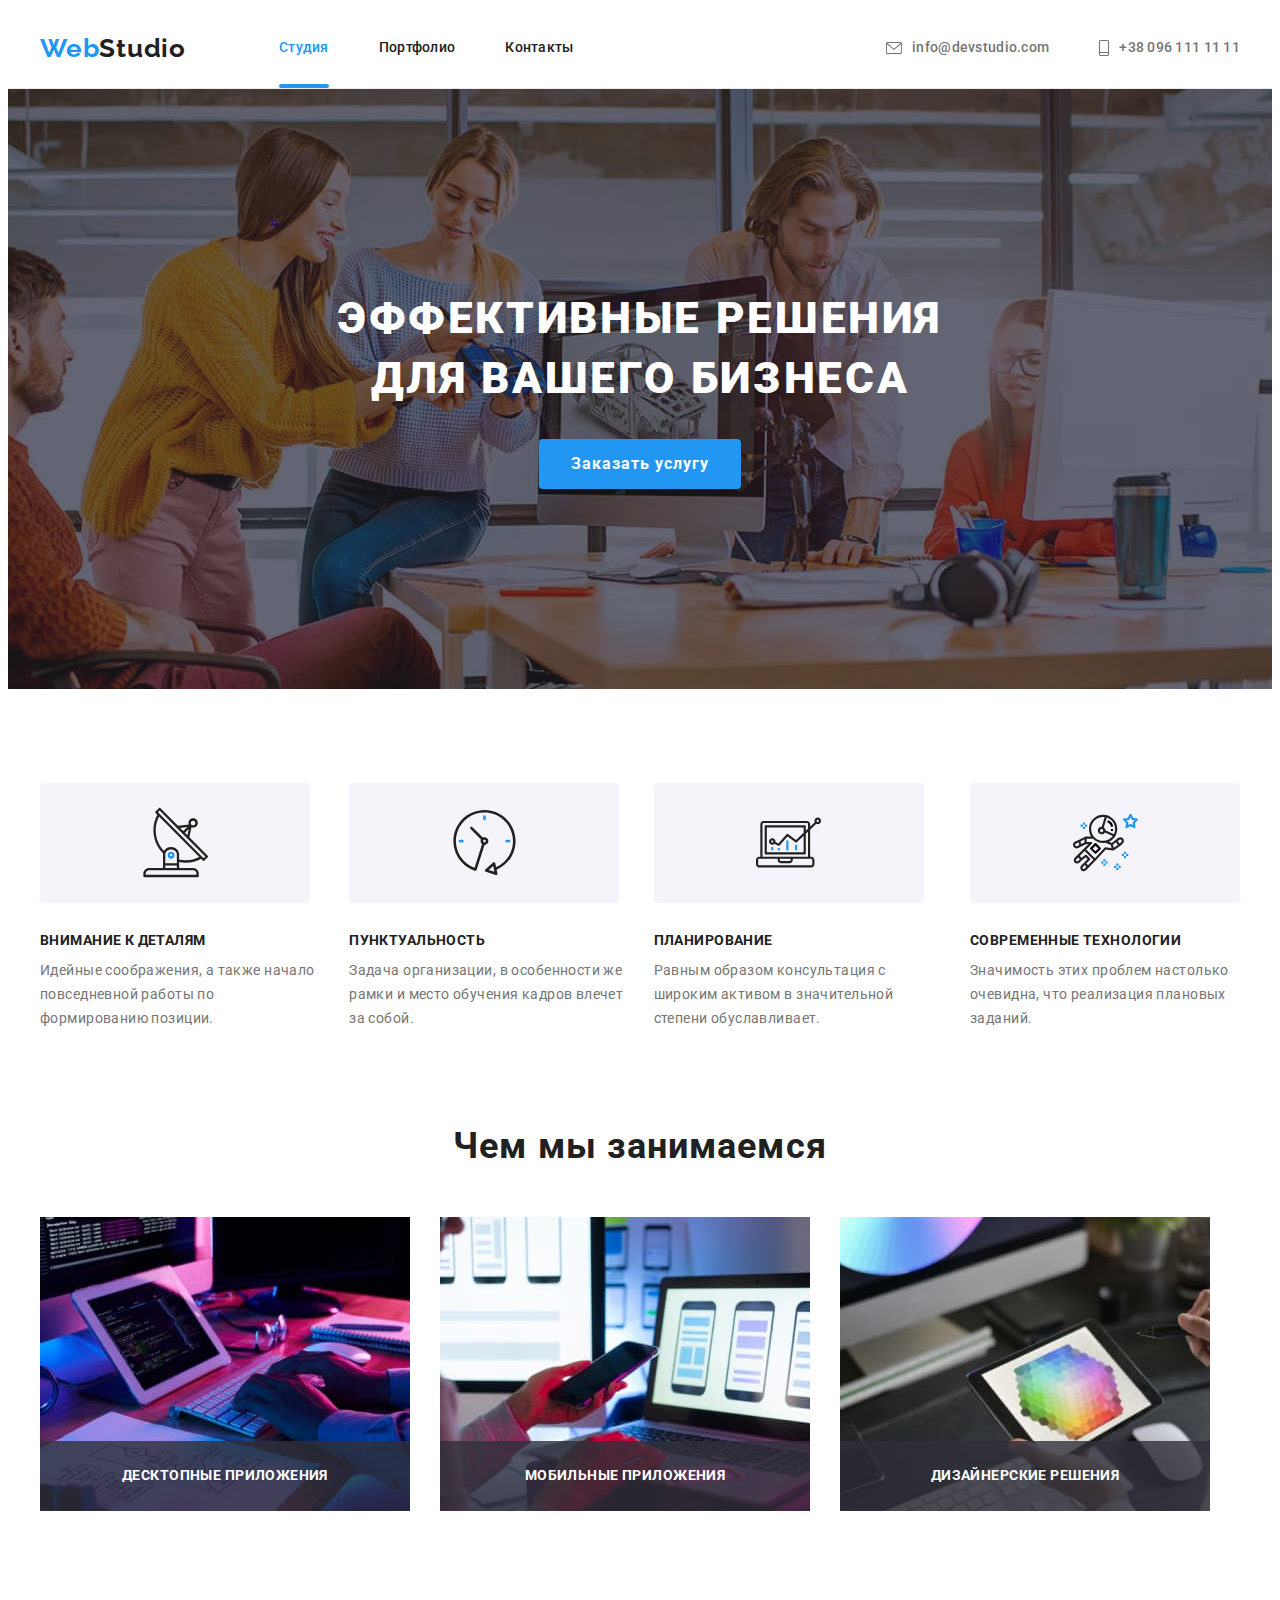
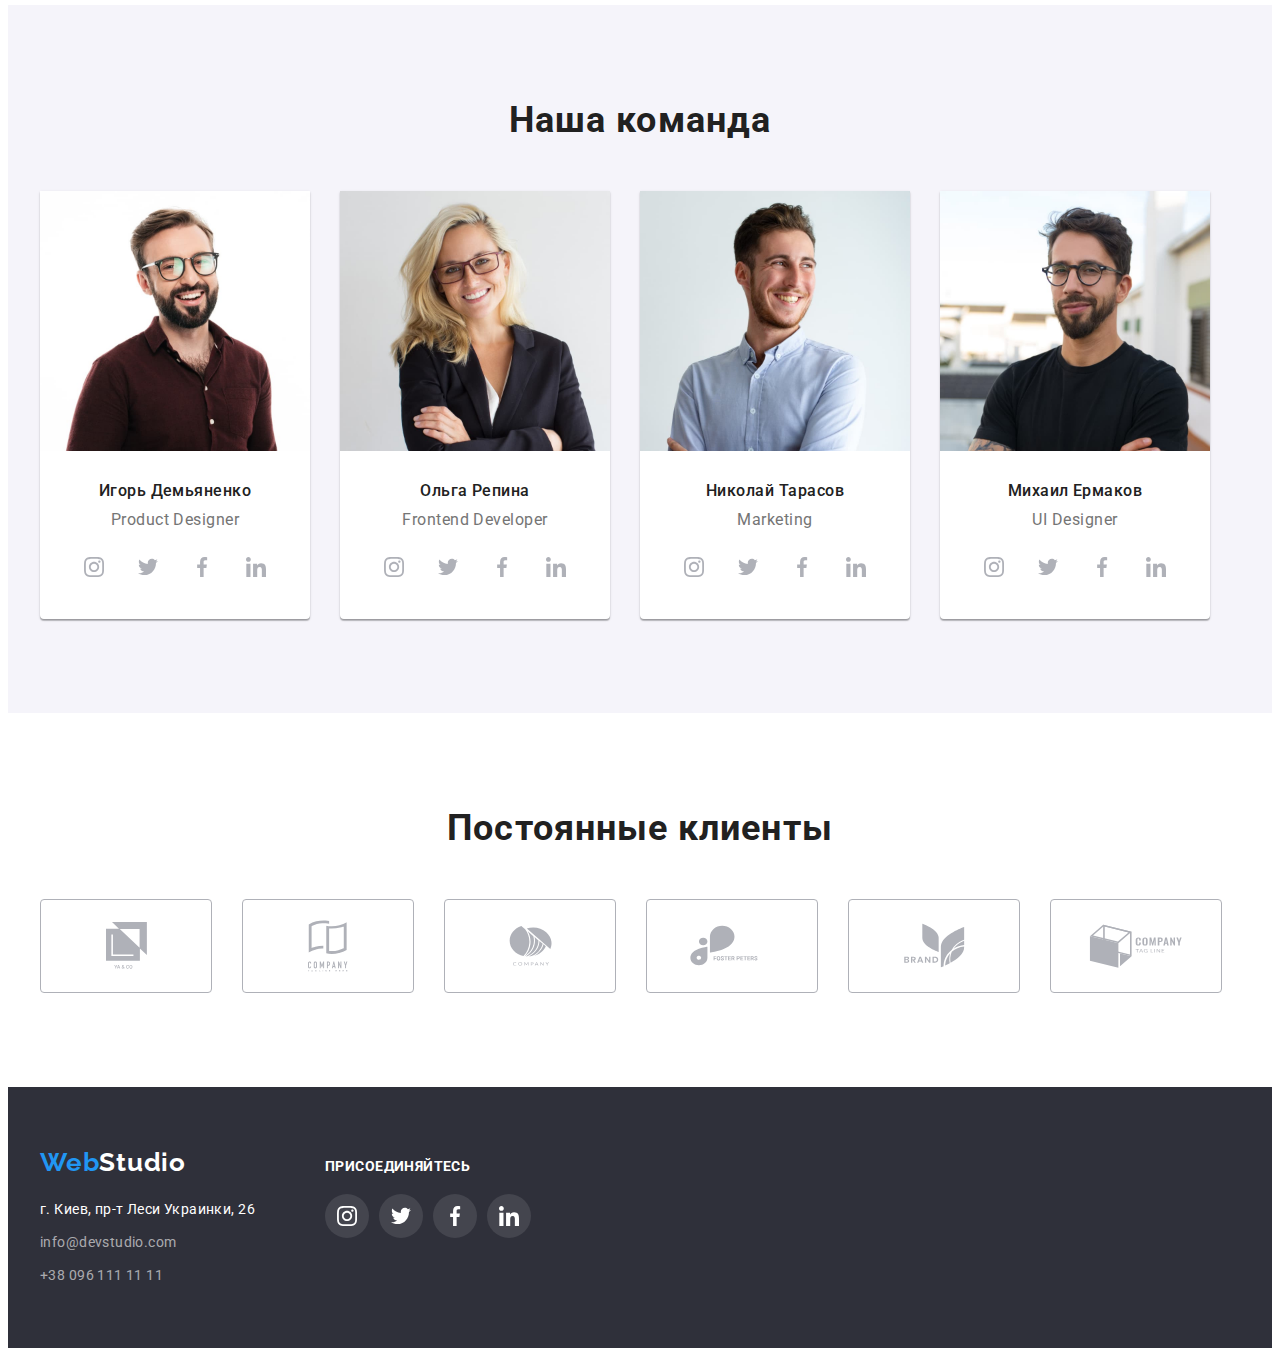
<file: index.html>
<!DOCTYPE html>
<html lang="ru">
  <head>
    <meta charset="UTF-8" />
    <meta http-equiv="X-UA-Compatible" content="IE=edge" />
    <meta name="viewport" content="width=device-width, initial-scale=1.0" />
    
    <link rel="preconnect" href="https://fonts.googleapis.com" />
    <link rel="preconnect" href="https://fonts.gstatic.com" crossorigin />
    <link
      href="https://fonts.googleapis.com/css2?family=Raleway:wght@700&family=Roboto:wght@400;500;700;900&display=swap"
      rel="stylesheet"
    />
    <title>Document</title>
    <link
      rel="stylesheet"
      href="https://cdnjs.cloudflare.com/ajax/libs/modern-normalize/1.1.0/modern-normalize.min.css"
      integrity="sha512-wpPYUAdjBVSE4KJnH1VR1HeZfpl1ub8YT/NKx4PuQ5NmX2tKuGu6U/JRp5y+Y8XG2tV+wKQpNHVUX03MfMFn9Q=="
      crossorigin="anonymous"
      referrerpolicy="no-referrer"
    />
    <link rel="stylesheet" href="./css/styles.css" />
  </head>
  <body>
    <header class="header">
      <div class="container">
        <a class="logo" href="index.html">
          Web<span class="logo-accent">Studio</span></a>
        <nav>
          <ul class="navigation list">
            <li class="item">
              <a class="navigation-content link active current" href="">Студия</a>
            </li>
            <li class="item">
              <a class="navigation-content link" href="./portfolio.html">
                Портфолио
              </a>
            </li>
            <li class="item">
              <a class="navigation-content link" href="">Контакты</a>
            </li>
          </ul>
        </nav>
        <div class="header-connect">
          <ul class="navigation">
            <li class="list link item">
              <a class="header-info link" href="mailto:info@devstudio.com">
                <svg class="icon-mail" width="16px" height="12px"><use href="./images/icons.svg#icon-envelope-hover"></use></svg>
                info@devstudio.com
              </a>
            </li>
            <li class="list item">
              <a class="header-info link" href="tel:+380961111111">
                <svg class="icon-mail" width="10px" height="16px"><use href="./images/icons.svg#icon-Vector" ></use></svg>
                +38 096 111 11 11
              </a>
            </li>
          </ul>
        </div>
      </div>
    </header>
    <main>
      <section class="hero">
        <div class="container">
          <h1 class="hero-title">Эффективные решения для вашего бизнеса</h1>
          <button class="button-hero" type="button" data-modal-open>Заказать услугу</button>
        </div>
      </section>
      <section class="section future">
        <div class="container">
          <h2 class="visually-hidden">Скрытый заголовок</h2>
          <ul class="future-list list">
            <li class="advantage-block">
              <div class="futures-icon">
              <svg class="icon-future"><use href="./images/icons.svg#icon-future1"></use></svg>
              </div>
              <h3 class="advantage">Внимание к деталям</h3>
              <p class="advantage-text">
                Идейные соображения, а также начало повседневной работы по
                формированию позиции.
              </p>
            </li>
            <li class="advantage-block">
               <div class="futures-icon">
              <svg class="icon-future"><use href="./images/icons.svg#icon-future2"></use></svg>
              </div>
              <h3 class="advantage">Пунктуальность</h3>
              <p class="advantage-text">
                Задача организации, в особенности же рамки и место обучения
                кадров влечет за собой.
              </p>
            </li>
            <li class="advantage-block">
               <div class="futures-icon">
              <svg class="icon-future"><use href="./images/icons.svg#icon-future3"></use></svg>
              </div>
              <h3 class="advantage">Планирование</h3>
              <p class="advantage-text">
                Равным образом консультация с широким активом в значительной
                степени обуславливает.
              </p>
            </li>
            <li class="advantage-block">
               <div class="futures-icon">
              <svg class="icon-future"><use href="./images/icons.svg#icon-future4"></use></svg>
              </div>
              <h3 class="advantage">Современные технологии</h3>
              <p class="advantage-text">
                Значимость этих проблем настолько очевидна, что реализация
                плановых заданий.
              </p>
            </li>
          </ul>
        </div>
      </section>
      <section class="section">
        <div class="container">
          <h2 class="about-and-team">Чем мы занимаемся</h2>
          <ul class="about-us list">
            <li class="about-we-work">
                <img
                  class="about-img"
                  src="./images/img1.jpg"
                  alt="Фото1"
                  width="370"
                  height="294"
                />
                  <p class="skill-text">Десктопные приложения</p>
            </li>
            <li class="about-we-work">
                <img
                  class="about-img"
                  src="./images/img2.jpg"
                  alt="Фото2"
                  width="370"
                  height="294"
                />
                  <p class="skill-text">Мобильные приложения</p>
            </li>
            <li class="about-we-work">
                <img
                  class="about-img"
                  src="./images/img3.jpg"
                  alt="Фото3"
                  width="370"
                  height="294"
                />
                  <p class="skill-text">Дизайнерские решения</p>
            </li>
          </ul>
        </div>
      </section>
      <section class="section team">
        <div class="container ">
          <h2 class="about-and-team">Наша команда</h2>
          <ul class="team-developer list">
            <li class="team-bkcolor">
              <img
                class="time-img"
                src="./images/img4.jpg"
                alt="Игорь Демьяненко"
                width="270"
                height="260"
              />
              <div class="team-people">
              <h3 class="time-people">Игорь Демьяненко</h3>
              <p class="time-vacancy" lang="en">Product Designer</p>
              <ul class="masters-soc-list list">
                <li class="masters-soc-item">
                  <a href="" class="masters-soc-link link" aria-label="instagram link">
                    <svg class="masters-soc-icon" width="20px" height="20px"><use href="./images/icons.svg#icon-instagram"></use></svg>
                  </a>
                </li>
                <li class="masters-soc-item">
                  <a href="" class="masters-soc-link link" aria-label="twittwe link">
                   <svg class="masters-soc-icon" width="20px" height="20px"><use href="./images/icons.svg#icon-twitter"></use></svg>
                   </a>
                </li>
                <li class="masters-soc-item">
                  <a href="" class="masters-soc-link link" aria-label="facebook link">
                   <svg class="masters-soc-icon" width="20px" height="20px"><use href="./images/icons.svg#icon-facebook"></use></svg>
                   </a>
                </li>
                <li class="masters-soc-item">
                  <a href="" class="masters-soc-link link" aria-label="twitter link">
                   <svg class="masters-soc-icon" width="20px" height="20px"><use href="./images/icons.svg#icon-linkedin"></use></svg>
                   </a>
                </li>
              </ul>
              </div>
            </li>
            <li class="team-bkcolor">
              <img
                class="time-img"
                src="./images/img5.jpg"
                alt="Ольга Репина"
                width="270"
                height="260"
              />
              <div class="team-people">
              <h3 class="time-people">Ольга Репина</h3>
              <p class="time-vacancy" lang="en">Frontend Developer</p>
              <ul class="masters-soc-list list">
                <li class="masters-soc-item">
                   <a href="" class="masters-soc-link link" aria-label="instagram link">
                  <svg class="masters-soc-icon" width="20px" height="20px"><use href="./images/icons.svg#icon-instagram"></use></svg>
                  </a>
                </li>
                <li class="masters-soc-item">
                  <a href="" class="masters-soc-link link" aria-label="twittwe link">
                   <svg class="masters-soc-icon" width="20px" height="20px"><use href="./images/icons.svg#icon-twitter"></use></svg>
                   </a>
                </li>
                <li class="masters-soc-item">
                  <a href="" class="masters-soc-link link" aria-label="facebook link">
                   <svg class="masters-soc-icon" width="20px" height="20px"><use href="./images/icons.svg#icon-facebook"></use></svg>
                   </a>
                </li>
                <li class="masters-soc-item">
                  <a href="" class="masters-soc-link link" aria-label="linkedin link">
                   <svg class="masters-soc-icon" width="20px" height="20px"><use href="./images/icons.svg#icon-linkedin"></use></svg>
                   </a>
                </li>
              </ul>
              </div>
            </li>
            <li class="team-bkcolor">
              <img
                class="time-img"
                src="./images/img6.jpg"
                alt="Николай Тарасов"
                width="270"
                height="260"
              />
              <div class="team-people">
              <h3 class="time-people">Николай Тарасов</h3>
              <p class="time-vacancy" lang="en">Marketing</p>
              <ul class="masters-soc-list list">
                <li class="masters-soc-item">
                  <a href="" class="masters-soc-link link" aria-label="instagram link">
                  <svg class="masters-soc-icon" width="20px" height="20px"><use href="./images/icons.svg#icon-instagram"></use></svg>
                  </a>
                </li>
                <li class="masters-soc-item">
                  <a href="" class="masters-soc-link link" aria-label="twittwe link">
                   <svg class="masters-soc-icon" width="20px" height="20px"><use href="./images/icons.svg#icon-twitter"></use></svg>
                   </a>
                </li>
                <li class="masters-soc-item">
                  <a href="" class="masters-soc-link link" aria-label="facebook link">
                   <svg class="masters-soc-icon" width="20px" height="20px"><use href="./images/icons.svg#icon-facebook"></use></svg>
                   </a>
                </li>
                <li class="masters-soc-item">
                  <a href="" class="masters-soc-link link" aria-label="twitter link">
                   <svg class="masters-soc-icon" width="20px" height="20px"><use href="./images/icons.svg#icon-linkedin"></use></svg>
                   </a>
                </li>
              </ul>
              </div>
            </li>
            <li class="team-bkcolor">
              <img
                class="time-img"
                src="./images/img7.jpg"
                alt="Михаил Ермаков"
                width="270"
                height="260"
              />
              <div class="team-people">
              <h3 class="time-people">Михаил Ермаков</h3>
              <p class="time-vacancy" lang="en">UI Designer</p>
              <ul class="masters-soc-list list">
                <li class="masters-soc-item">
                 <a href="" class="masters-soc-link link" aria-label="instagram link">
                  <svg class="masters-soc-icon" width="20px" height="20px"><use href="./images/icons.svg#icon-instagram"></use></svg>
                  </a>
                </li>
                <li class="masters-soc-item">
                  <a href="" class="masters-soc-link link" aria-label="twittwe link">
                   <svg class="masters-soc-icon" width="20px" height="20px"><use href="./images/icons.svg#icon-twitter"></use></svg>
                   </a>
                </li>
                <li class="masters-soc-item">
                  <a href="" class="masters-soc-link link" aria-label="facebook link">
                   <svg class="masters-soc-icon" width="20px" height="20px"><use href="./images/icons.svg#icon-facebook"></use></svg>
                   </a>
                </li>
                <li class="masters-soc-item">
                  <a href="" class="masters-soc-link link" aria-label="twitter link">
                   <svg class="masters-soc-icon" width="20px" height="20px"><use href="./images/icons.svg#icon-linkedin"></use></svg>
                   </a>
                </li>
              </ul>
              </div>
            </li>
          </ul>
        </div>
      </section>
       <section class="section our-clients">
        <div class="container ">
          <h2 class="about-and-team">Постоянные клиенты</h2>
          <ul class="clients-list list">
          <li class="our-container list">
          <a href="" class="our-clients-image link">
            <svg class="our-clients-icon" width="41px" height="47px"><use href="./images/icons.svg#icon-clients1"></use></svg></a>
          </li>
          <li class="our-container list">
          <a href="" class="our-clients-image link"><svg class="our-clients-icon" width="40px" height="52px"><use href="./images/icons.svg#icon-clients2"></use></svg></a>
          </li>
          <li class="our-container list">
          <a href="" class="our-clients-image link"><svg class="our-clients-icon" width="43px" height="41px"><use href="./images/icons.svg#icon-clients3"></use></svg></a>
          </li>
          <li class="our-container list">
          <a href="" class="our-clients-image link"><svg class="our-clients-icon" width="84px" height="41px"><use href="./images/icons.svg#icon-clients4"></use></svg></a>
          </li>
          <li class="our-container list">
          <a href="" class="our-clients-image link"><svg class="our-clients-icon" width="63px" height="45px"><use href="./images/icons.svg#icon-clients5"></use></svg></a>
          </li>
          <li class="our-container list">
          <a href="" class="our-clients-image link"><svg class="our-clients-icon" width="94px" height="44px"><use href="./images/icons.svg#icon-clients6"></use></svg></a>
          </li>
          </ul>
        </div>
      </section>
    </main>
    <footer class="footer-style">
      <div class="container add-container">
        <div>
        <a class="logo" href="index.html">
          Web<span class="footer-logo-accent">Studio</span>
        </a>
        <address class="address">
          <p class="footer-addres">г. Киев, пр-т Леси Украинки, 26</p>
          <ul class="list link">
            <li class="footer-info-box">
              <a class="footer-info link" href="mailto:info@devstudio.com">
                info@devstudio.com
              </a>
            </li>
            <li class="footer-info-box">
              <a class="footer-info link" href="tel:+380961111111">
                +38 096 111 11 11
              </a>
            </li>
          </ul>
        </address>
        </div>
        <div class="footer-div">
          <p class="footer-soc">присоединяйтесь</p>
          <ul class="list soc-list">
            <li class="footer-icon">
              <a class="footer-link" href="">
                <svg class="footer-icons" width="20px" height="20px"><use href="./images/icons.svg#icon-instagram"></use></svg>
              </a>
            </li>
            <li class="footer-icon">
              <a class="footer-link" href="">
                <svg class="footer-icons" width="20px" height="20px"><use href="./images/icons.svg#icon-twitter"></use></svg>
              </a>
            </li>
            <li class="footer-icon">
              <a class="footer-link" href="">
                <svg class="footer-icons" width="20px" height="20px"><use href="./images/icons.svg#icon-facebook"></use></svg>
              </a>
            </li>
            <li class="footer-icon">
              <a class="footer-link" href="">
                <svg class="footer-icons" width="20px" height="20px"><use href="./images/icons.svg#icon-linkedin"></use></svg>
              </a>
            </li>
          </ul>
        </div>
      </div>
    </footer>
    <div class="backdrop is-hidden" data-modal>
      <div class="modal ">
        <button class="close-button" type="button" data-modal-close>
          <svg class="icon-x" width="11px" height="11px"><use href="./images/icons.svg#icon-x"></use></svg>
        </button>
      </div>
    </div>
    <script src="./js/modal.js"></script>
  </body>
</html>
</file>
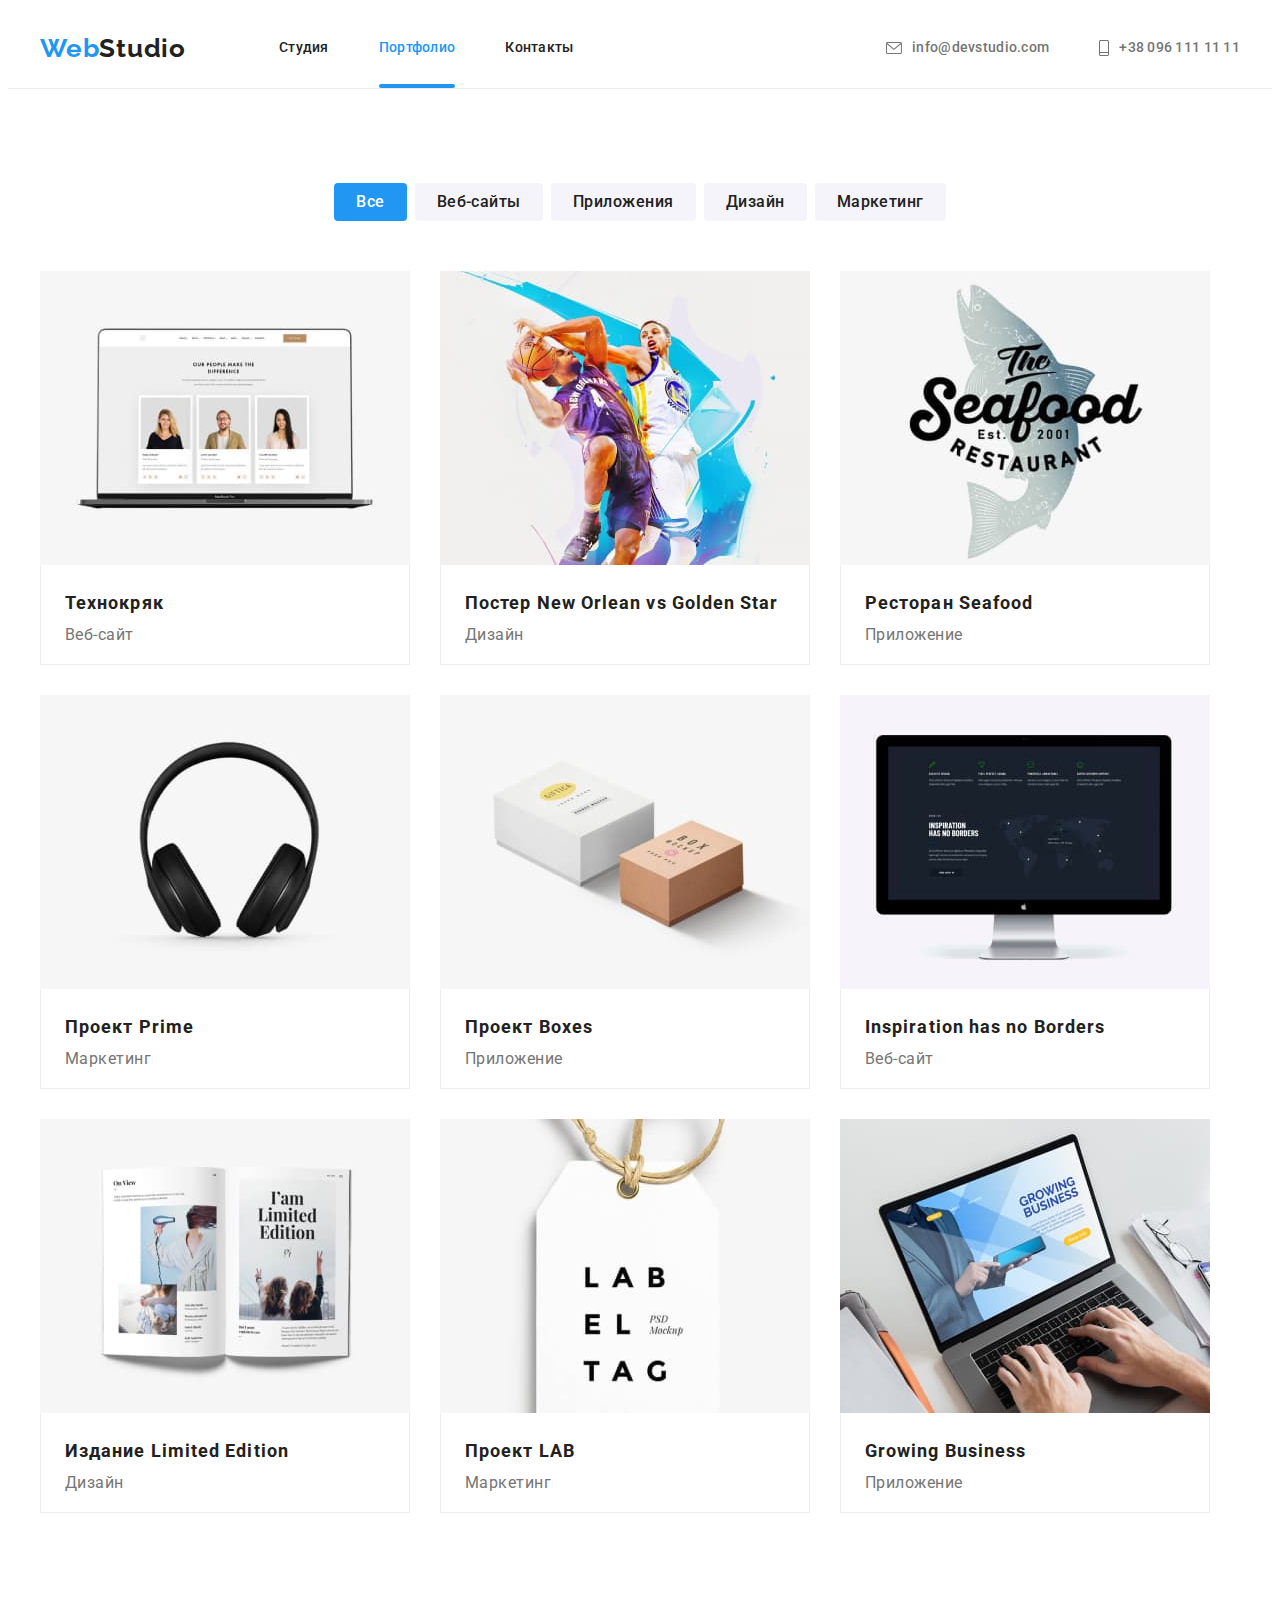
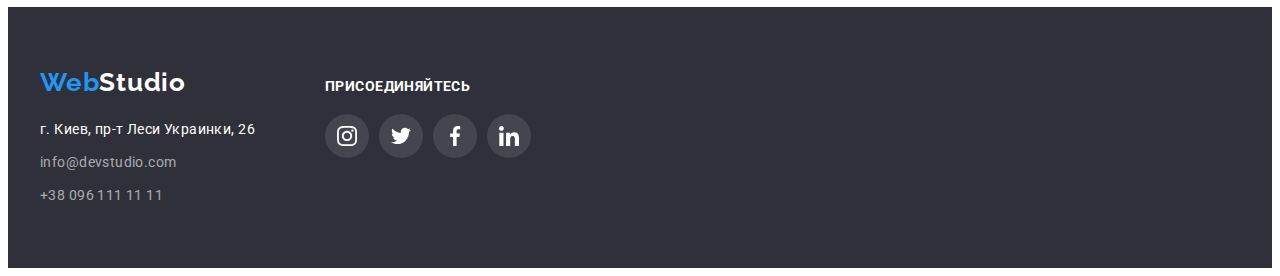
<file: portfolio.html>
<!DOCTYPE html>
<html lang="ru">
  <head>
    <meta charset="UTF-8" />
    <meta http-equiv="X-UA-Compatible" content="IE=edge" />
    <meta name="viewport" content="width=device-width, initial-scale=1.0" />
    
    <link rel="preconnect" href="https://fonts.googleapis.com" />
    <link rel="preconnect" href="https://fonts.gstatic.com" crossorigin />
    <link
      href="https://fonts.googleapis.com/css2?family=Raleway:wght@700&family=Roboto:wght@400;500;700;900&display=swap"
      rel="stylesheet"
    />
    <title>Document</title>
    <link
      rel="stylesheet"
      href="https://cdnjs.cloudflare.com/ajax/libs/modern-normalize/1.1.0/modern-normalize.min.css"
      integrity="sha512-wpPYUAdjBVSE4KJnH1VR1HeZfpl1ub8YT/NKx4PuQ5NmX2tKuGu6U/JRp5y+Y8XG2tV+wKQpNHVUX03MfMFn9Q=="
      crossorigin="anonymous"
      referrerpolicy="no-referrer"
    />
    <link rel="stylesheet" href="./css/styles.css" />
  </head>
  <body>
    <header class="header">
      <div class="container">
        <a class="logo" href="index.html">
          Web<span class="logo-accent">Studio</span></a>
        <nav>
          <ul class="navigation list">
            <li class="item">
              <a class="navigation-content link" href="./index.html">Студия</a>
            </li>
            <li class="item">
              <a class="navigation-content link current" href="">
                Портфолио
              </a>
            </li>
            <li class="item">
              <a class="navigation-content link" href="">Контакты</a>
            </li>
          </ul>
        </nav>
        <div class="header-connect">
          <ul class="navigation">
            <li class="list link item">
              <a class="header-info link" href="mailto:info@devstudio.com">
                <svg class="icon-mail" width="16px" height="12px"><use href="./images/icons.svg#icon-envelope-hover"></use></svg>
                info@devstudio.com
              </a>
            </li>
            <li class="list item">
              <a class="header-info link" href="tel:+380961111111">
                <svg class="icon-mail" width="10px" height="16px"><use href="./images/icons.svg#icon-Vector" ></use></svg>
                +38 096 111 11 11
              </a>
            </li>
          </ul>
        </div>
      </div>
    </header>
    <main>
      <section class="section-navigation">
        <div class="container">
          <h1 class="visually-hidden">Скрытый заголовок</h1>
          <ul class="navigation-list list">
            <li class="navigation-list-button">
              <button class="button-nav-hero" type="button">Все</button>
            </li>
            <li class="navigation-list-button">
              <button class="button-nav" type="button">Веб-сайты</button>
            </li>
            <li class="navigation-list-button">
              <button class="button-nav" type="button">Приложения</button>
            </li>
            <li class="navigation-list-button">
              <button class="button-nav" type="button">Дизайн</button>
            </li>
            <li class="navigation-list-button">
              <button class="button-nav" type="button">Маркетинг</button>
            </li>
          </ul>
          <ul class="about-portfolio list">
            <li class="portfolio">
              <a class="app-img link" href="">
                <div class="portfolio-card">
              <img src="./images/img8.jpg" alt="foto1" />
              <p class="portfolio-text">Ресурс предлагает комплексные предложения с разным уровнем функционала и сервисов. Все это позволит посетителю получить исчерпывающие сведения о компании или частном лице.</p>
                </div>
              <div class="card">
                <h2 class="portfolio-content">Технокряк</h2>
                <p class="portfolio-content-pre">Веб-сайт</p>
              </div>
              </a>
            </li>
            <li class="portfolio">
              <a class="app-img link" href="">
                <div class="portfolio-card">
              <img src="./images/img9.jpg" alt="foto2" />
              <p class="portfolio-text">Ресурс предлагает комплексные предложения с разным уровнем функционала и сервисов. Все это позволит посетителю получить исчерпывающие сведения о компании или частном лице.</p>
                </div>
              <div class="card">
                <h2 class="portfolio-content">
                  Постер
                  <span lang="en">New Orlean vs Golden Star</span>
                </h2>
                <p class="portfolio-content-pre">Дизайн</p>
              </div>
              </a>
            </li>
            <li class="portfolio">
              <a class="app-img link" href="">
                <div class="portfolio-card">
              <img src="./images/img10.jpg" alt="foto3" />
              <p class="portfolio-text">Ресурс предлагает комплексные предложения с разным уровнем функционала и сервисов. Все это позволит посетителю получить исчерпывающие сведения о компании или частном лице.</p>
                </div>
              <div class="card">
                <h2 class="portfolio-content">
                  Ресторан
                  <span lang="en">Seafood</span>
                </h2>
                <p class="portfolio-content-pre">Приложение</p>
              </div>
              </a>
            </li>
            <li class="portfolio">
              <a class="app-img link" href="">
                <div class="portfolio-card">
              <img src="./images/img11.jpg" alt="foto4" />
              <p class="portfolio-text">Ресурс предлагает комплексные предложения с разным уровнем функционала и сервисов. Все это позволит посетителю получить исчерпывающие сведения о компании или частном лице.</p>
                </div>
              <div class="card">
                <h2 class="portfolio-content">
                  Проект
                  <span lang="en">Prime</span>
                </h2>
                <p class="portfolio-content-pre">Маркетинг</p>
              </div>
              </a>
            </li>
            <li class="portfolio">
              <a class="app-img link" href="">
                <div class="portfolio-card">
              <img src="./images/img12.jpg" alt="foto5" />
              <p class="portfolio-text">Ресурс предлагает комплексные предложения с разным уровнем функционала и сервисов. Все это позволит посетителю получить исчерпывающие сведения о компании или частном лице.</p>
                </div>
              <div class="card">
                <h2 class="portfolio-content">
                  Проект
                  <span lang="en">Boxes</span>
                </h2>
                <p class="portfolio-content-pre">Приложение</p>
              </div>
              </a>
            </li>
            <li class="portfolio">
              <a class="app-img link" href="">
                <div class="portfolio-card">
              <img src="./images/img13.jpg" alt="foto6" />
              <p class="portfolio-text">Ресурс предлагает комплексные предложения с разным уровнем функционала и сервисов. Все это позволит посетителю получить исчерпывающие сведения о компании или частном лице.</p>
                </div>
              <div class="card">
                <h2 class="portfolio-content">
                  <span lang="en">Inspiration has no Borders</span>
                </h2>
                <p class="portfolio-content-pre">Веб-сайт</p>
              </div>
              </a>
            </li>
            <li class="portfolio">
              <a class="app-img link" href="">
                <div class="portfolio-card">
              <img src="./images/img14.jpg" alt="foto7" />
              <p class="portfolio-text">Ресурс предлагает комплексные предложения с разным уровнем функционала и сервисов. Все это позволит посетителю получить исчерпывающие сведения о компании или частном лице.</p>
                </div>
              <div class="card">
                <h2 class="portfolio-content">
                  Издание
                  <span lang="en">Limited Edition</span>
                </h2>
                <p class="portfolio-content-pre">Дизайн</p>
              </div>
              </a>
            </li>
            <li class="portfolio">
              <a class="app-img link" href="">
                <div class="portfolio-card">
              <img src="./images/img15.jpg" alt="foto8" />
              <p class="portfolio-text">Ресурс предлагает комплексные предложения с разным уровнем функционала и сервисов. Все это позволит посетителю получить исчерпывающие сведения о компании или частном лице.</p>
                </div>
              <div class="card">
                <h2 class="portfolio-content">
                  Проект
                  <span lang="en">LAB</span>
                </h2>
                <p class="portfolio-content-pre">Маркетинг</p>
              </div>
              </a>
            </li>
            <li class="portfolio">
              <a class="app-img link" href="">
                <div class="portfolio-card">
              <img src="./images/img16.jpg" alt="foto9" />
              <p class="portfolio-text">Ресурс предлагает комплексные предложения с разным уровнем функционала и сервисов. Все это позволит посетителю получить исчерпывающие сведения о компании или частном лице.</p>
                </div>
              <div class="card">
                <h2 class="portfolio-content">
                  <span lang="en">Growing Business</span>
                </h2>
                <p class="portfolio-content-pre">Приложение</p>
              </div>
              </a>
            </li>
          </ul>
        </div>
      </section>
    </main>
     <footer class="footer-style">
      <div class="container add-container">
        <div>
        <a class="logo" href="index.html">
          Web<span class="footer-logo-accent">Studio</span>
        </a>
        <address class="address">
          <p class="footer-addres">г. Киев, пр-т Леси Украинки, 26</p>
          <ul class="list link">
            <li class="footer-info-box">
              <a class="footer-info link" href="mailto:info@devstudio.com">
                info@devstudio.com
              </a>
            </li>
            <li class="footer-info-box">
              <a class="footer-info link" href="tel:+380961111111">
                +38 096 111 11 11
              </a>
            </li>
          </ul>
        </address>
        </div>
        <div class="footer-div">
          <p class="footer-soc">присоединяйтесь</p>
          <ul class="list soc-list">
            <li class="footer-icon">
              <a class="footer-link" href="">
                <svg class="footer-icons" width="20px" height="20px"><use href="./images/icons.svg#icon-instagram"></use></svg>
              </a>
            </li>
            <li class="footer-icon">
              <a class="footer-link" href="">
                <svg class="footer-icons" width="20px" height="20px"><use href="./images/icons.svg#icon-twitter"></use></svg>
              </a>
            </li>
            <li class="footer-icon">
              <a class="footer-link" href="">
                <svg class="footer-icons" width="20px" height="20px"><use href="./images/icons.svg#icon-facebook"></use></svg>
              </a>
            </li>
            <li class="footer-icon">
              <a class="footer-link" href="">
                <svg class="footer-icons" width="20px" height="20px"><use href="./images/icons.svg#icon-linkedin"></use></svg>
              </a>
            </li>
          </ul>
        </div>
      </div>
    </footer>
  </body>
</html>
</file>
<file: css/styles.css>
/*--- LOGO ---*/

:root {
  --hover-text-color: #2196f3;
  --text-hero-black: #212121;
  --text-gray: #757575;
  --background-color: #2f303a;
  --white-color: #ffffff;
}

p,
h1,
h2,
h3,
h4,
h5,
h6 {
  margin: 0;
}

Img {
  display: block;
}

body {
  font-family: 'Roboto', sans-serif;
  color: var(--text-hero-black);
}
.list {
  padding: 0;
  margin: 0;
  list-style: none;
}
.link {
  text-decoration: none;
}
.logo {
  text-decoration: none;
}

.container {
  width: 1200px;
  padding-left: 15px;
  padding-right: 15px;
  margin: 0 auto;
}
/*--- HEADER---*/

.header .logo {
  margin-right: 93px;
}

.header {
  border-bottom: 1px solid #ececec;
}

.logo {
  font-family: 'Raleway';

  font-weight: 700;
  font-size: 26px;
  line-height: 1.19;
  /* identical to box height */
  letter-spacing: 0.03em;
  color: var(--hover-text-color);
}
.logo-accent {
  color: var(--text-hero-black);
}

.navigation .link.current {
  color: var(--hover-text-color);
}
.current {
  position: relative;
}

.current::after {
  content: '';
  display: block;
  width: 100%;
  height: 4px;
  background-color: var(--hover-text-color);
  position: absolute;
  left: 0;
  bottom: -1px;
  border-radius: 2px;
}

.navigation {
  font-weight: 500;
  font-size: 14px;
  line-height: 1.14;
  letter-spacing: 0.02em;
  color: var(--text-hero-black);
}

.navigation {
  display: flex;
  margin: 0;
}

.navigation .item {
  padding-top: 32px;
  padding-bottom: 32px;
  margin-right: 50px;
}

.navigation .item:last-child {
  margin-right: 0;
}

.header .container {
  display: flex;
  align-items: center;
  /*justify-content: space-between;*/
}

.header-connect {
  margin-left: auto;
}

.navigation-content {
  font-weight: 500;
  font-size: 14px;
  line-height: 1.14;
  letter-spacing: 0.02em;
  color: inherit;
  position: relative;
  padding-bottom: 32px;
  transition: color 250ms cubic-bezier(0.4, 0, 0.2, 1);
}

.navigation-content:hover,
.navigation-content:focus {
  color: var(--hover-text-color);
}

.header-info {
  display: flex;
  align-items: center;
  font-weight: 500;
  font-size: 14px;
  line-height: 1.14;
  letter-spacing: 0.02em;

  color: var(--text-gray);
  transition: color 250ms cubic-bezier(0.4, 0, 0.2, 1);
}
.header-info:hover,
.header-info:focus {
  color: var(--hover-text-color);
}

.header-info:hover .icon-mail {
  fill: var(--hover-text-color);
  transition: fill 250ms cubic-bezier(0.4, 0, 0.2, 1);
}

.icon-mail {
  margin-right: 10px;
  align-items: center;
  justify-content: center;
  transition: color 250ms cubic-bezier(0.4, 0, 0.2, 1);
}

.icon-mail {
  fill: var(--text-gray);
}

/* --- MAIN ---*/

.hero .container {
  width: 1200px;
}

.hero-title {
  font-weight: 900;
  font-size: 44px;
  line-height: 1.36;
  /* or 136% */

  margin: 0 auto;
  text-align: center;
  letter-spacing: 0.06em;
  text-transform: uppercase;
  max-width: 696px;
  margin-bottom: 30px;

  color: var(--white-color);
}

.hero {
  max-width: 1600px;
  margin-left: auto;
  margin-right: auto;

  background-color: #2f303a;
  background-image: linear-gradient(rgba(47, 48, 58, 0.4), rgba(47, 48, 58, 0.4)),
    url(../images/hero.jpg);
  padding-top: 200px;
  padding-bottom: 200px;
  background-repeat: no-repeat;
  background-position: center;
  background-size: cover;
}

.button-hero {
  padding: 10px 32px;
  display: inline-block;
  font-family: inherit;
  cursor: pointer;
  font-weight: 700;
  font-size: 16px;
  line-height: 1.88;
  border: 0;
  border-radius: 4px;
  box-shadow: 0px 4px 4px rgba(0, 0, 0, 0.15);
  /* identical to box height, or 188% */
  text-align: center;
  display: flex;
  margin: 0 auto;

  letter-spacing: 0.06em;

  color: var(--white-color);
  background-color: var(--hover-text-color);
  transition: background-color 250ms cubic-bezier(0.4, 0, 0.2, 1);
}

.section {
  padding: 94px 0px;
}

.visually-hidden {
  position: absolute;
  white-space: nowrap;
  width: 1px;
  height: 1px;
  overflow: hidden;
  border: 0;
  padding: 0;
  clip: rect(0 0 0 0);
  clip-path: inset(50%);
  margin: -1px;
}
.button-hero:hover,
.button-hero:focus {
  background-color: #188ce8;
}

.future {
  padding-bottom: 0;
}

.future-list {
  display: flex;

  justify-content: space-between;
}

.advantage {
  font-weight: 700;
  font-size: 14px;
  line-height: 1.14;
  letter-spacing: 0.03em;
  text-transform: uppercase;
  color: var(--text-hero-black);
}
.advantage-block:last-child {
  margin-right: 0;
}

.advantage-block {
  margin-right: 30px;
}

.futures-icon {
  display: flex;
  width: 270px;
  height: 120px;
  justify-content: center;
  align-items: center;
  margin-bottom: 30px;
  border-radius: 4px;
  background-color: #f5f4fa;
}

.icon-future {
  width: 65px;
  height: 75px;
}

.advantage-text {
  font-size: 14px;
  line-height: 1.71;
  /* or 171% */

  letter-spacing: 0.03em;
  margin-top: 10px;
  color: var(--text-gray);
}

/*--- ABOUT ---*/

.about-and-team {
  margin-bottom: 50px;
  font-size: 36px;
  line-height: 1.17;
  letter-spacing: 0.03em;
  text-align: center;

  color: var(--text-hero-black);
}

.about-us {
  display: flex;
}

.about-we-work {
  position: relative;
}

.about-we-work:not(:last-child) {
  margin-right: 30px;
}

.about-img {
  width: 370px;
  height: 294px;
  left: 215px;
  top: 1061px;
}

.skill-text {
  width: 100%;
  padding: 27px 0;
  font-style: normal;
  font-weight: 700;
  font-size: 14px;
  line-height: 1.14;
  text-align: center;
  letter-spacing: 0.03em;

  color: var(--white-color);
  text-transform: uppercase;

  background-color: rgba(47, 48, 58, 0.8);
  position: absolute;
  bottom: 0;
  left: 50%;
  transform: translateX(-50%);
}

/*--- TEAM ---*/

.team-developer {
  display: flex;
}

.team {
  background-color: #f5f4fa;
}

.time-img {
  width: 270px;
  height: 260px;
  left: 215px;
  top: 1635px;

  border-radius: 0px;
}

.team-people {
  padding: 30px 32px;
}

.time-people {
  font-weight: 500;
  font-size: 16px;
  line-height: 1.19;
  /* identical to box height */

  text-align: center;
  letter-spacing: 0.03em;
  margin-bottom: 10px;
  color: #212121;
}

.time-vacancy {
  font-weight: 400;
  font-size: 16px;
  line-height: 1.19;
  /* identical to box height */

  text-align: center;
  letter-spacing: 0.03em;
  margin-bottom: 16px;

  color: #757575;
}

.team-bkcolor {
  background-color: #ffffff;

  box-shadow: 0px 1px 3px rgba(0, 0, 0, 0.12), 0px 1px 1px rgba(0, 0, 0, 0.14),
    0px 2px 1px rgba(0, 0, 0, 0.2);
  border-radius: 0px 0px 4px 4px;
}

.team-bkcolor:not(:last-child) {
  margin-right: 30px;
}

.masters-soc-list {
  display: flex;
  justify-content: center;
}

.masters-soc-item + .masters-soc-item {
  margin-left: 10px;
}

.masters-soc-link {
  width: 44px;
  height: 44px;
  border-radius: 50%;
  display: flex;
  align-items: center;
  justify-content: center;
  transition: background-color 250ms cubic-bezier(0.4, 0, 0.2, 1);
}

.masters-soc-icon {
  fill: #afb1b8;
  transition: fill 250ms cubic-bezier(0.4, 0, 0.2, 1);
}

.masters-soc-link:hover,
.masters-soc-link:focus {
  background-color: var(--hover-text-color);
}

.masters-soc-link:hover .masters-soc-icon,
.masters-soc-link:focus .masters-soc-icon {
  fill: var(--white-color);
  /* transition: fill 250ms cubic-bezier(0.4, 0, 0.2, 1); */
}

.clients-list {
  display: flex;
}

.our-container + .our-container {
  margin-left: 30px;
}

.our-clients-icon {
  fill: currentColor;
}

.our-clients-image {
  display: flex;
  justify-content: center;
  align-items: center;
  width: 170px;
  height: 92px;
  color: #afb1b8;
  border: 1px solid #afb1b8;
  border-radius: 4px;
  transition: color 250ms cubic-bezier(0.4, 0, 0.2, 1), border 250ms cubic-bezier(0.4, 0, 0.2, 1);
}

.our-clients-image:hover {
  border: 1px solid #2196f3;
  /* border-radius: 4px; */
  color: var(--hover-text-color);
}

/*--- FOOTER ---*/

.footer-style {
  padding-top: 60px;
  padding-bottom: 60px;
}

.footer-style {
  background-color: #2f303a;
}

.address {
  font-style: normal;
}

.footer-addres {
  font-family: 'Roboto';

  font-size: 14px;
  line-height: 1.71;
  /* or 171% */
  margin-top: 20px;
  letter-spacing: 0.03em;
  margin-bottom: 9px;
  color: #ffffff;
}

.footer-info-box {
  margin-top: 9px;
}

.footer-info {
  font-family: 'Roboto';
  font-style: normal;
  font-weight: 400;
  font-size: 14px;
  line-height: 1.71;
  /* or 171% */

  letter-spacing: 0.03em;

  color: rgba(255, 255, 255, 0.6);
  transition: 250ms cubic-bezier(0.4, 0, 0.2, 1);
}

.footer-info:hover,
.footer-info:focus {
  color: var(--hover-text-color);
}

.footer-logo-accent {
  color: var(--white-color);
}

.add-container {
  display: flex;
  align-items: baseline;
}

.footer-soc {
  margin-bottom: 20px;
  font-weight: 700;
  font-size: 14px;
  line-height: 16px;
  letter-spacing: 0.03em;
  text-transform: uppercase;

  color: var(--white-color);
}

.footer-link {
  width: 44px;
  height: 44px;
  border-radius: 50%;
  display: flex;
  align-items: center;
  justify-content: center;
  color: var(--white-color);
  background-color: rgba(255, 255, 255, 0.1);
}

.footer-icons {
  fill: currentColor;
}

.footer-link:hover {
  background-color: var(--hover-text-color);
  transition: background-color 250ms cubic-bezier(0.4, 0, 0.2, 1);
}

.soc-list {
  display: flex;
}

.footer-div {
  margin-left: 70px;
}

.footer-icon + .footer-icon {
  margin-left: 10px;
}

/*--- PORTFOLIO ---*/

.section-navigation {
  padding: 94px 0;
}

.navigation-list {
  display: flex;

  justify-content: center;
  margin-bottom: 50px;
}

.navigation-list-button:not(:last-child) {
  margin-right: 8px;
}

.button-nav-hero {
  font-family: inherit;
  cursor: pointer;
  font-weight: 500;
  font-style: normal;
  font-size: 16px;
  line-height: 1.62;
  border: 0;
  border-radius: 4px;
  /* identical to box height, or 162% */
  padding: 6px 22px;
  text-align: center;
  letter-spacing: 0.03em;

  color: var(--white-color);
}
.button-nav-hero {
  background-color: var(--hover-text-color);
}

.button-nav {
  font-family: inherit;
  cursor: pointer;
  font-weight: 500;
  font-size: 16px;
  line-height: 1.62;
  border: 0;
  border-radius: 4px;
  /* identical to box height, or 162% */
  padding: 6px 22px;

  text-align: center;
  letter-spacing: 0.03em;

  color: #212121;
  background-color: #f5f4fa;
  transition: color 250ms cubic-bezier(0.4, 0, 0.2, 1),
    background-color 250ms cubic-bezier(0.4, 0, 0.2, 1);
}

.button-nav:hover,
.button-nav:focus {
  color: #ffffff;
  background-color: #2196f3;
}

.app-img {
  display: block;
}

.app-img:hover,
.app-img:focus {
  cursor: pointer;
  box-shadow: 0px 1px 1px rgba(0, 0, 0, 0.12), 0px 4px 4px rgba(0, 0, 0, 0.06),
    1px 4px 6px rgba(0, 0, 0, 0.16);
}

.about-portfolio {
  display: flex;
  flex-wrap: wrap;
}

.portfolio {
  box-sizing: border-box;
}

.portfolio {
  margin-right: 30px;
  margin-bottom: 30px;
}

.portfolio:nth-last-child(-n + 3) {
  margin-bottom: 0;
}

.portfolio:nth-child(3n) {
  margin-right: 0;
}

.portfolio-content {
  font-weight: 700;
  font-size: 18px;
  line-height: 2;
  /* identical to box height, or 200% */

  margin-bottom: 4px;
  letter-spacing: 0.06em;

  color: var(--text-hero-black);
}

.portfolio-content-pre {
  font-weight: 400;
  font-size: 16px;
  line-height: 1.19;
  /* identical to box height, or 188% */

  letter-spacing: 0.03em;

  color: #757575;
}

.card {
  padding: 20px 24px;
  border: 1px solid #eeeeee;
  border-top: 0px;
}

.portfolio-card {
  position: relative;
  overflow: hidden;
}

.app-img:hover .portfolio-text,
.app-img:focus .portfolio-text {
  transform: translateY(0);
}

.portfolio-text {
  height: 100%;
  position: absolute;
  top: 0;
  font-weight: 400;
  font-size: 18px;
  line-height: 28px;
  /* or 156% */

  letter-spacing: 0.03em;
  background-color: rgba(33, 150, 243, 0.9);
  color: #ffffff;
  padding: 63px 24px;
  transform: translateY(100%);
  transition: 250ms cubic-bezier(0.4, 0, 0.2, 1);
}

/* --- BACKDROP ---*/

.backdrop {
  position: fixed;
  top: 0;
  width: 100vw;
  height: 100vh;
  background-color: rgba(0, 0, 0, 0.2);
  display: block;
  opacity: 1;
  left: 50%;
  transform: translate(-50%, 0) scale(1);
  transition: opacity 250ms cubic-bezier(0.4, 0, 0.2, 1),
    visibility 250ms cubic-bezier(0.4, 0, 0.2, 1);
}

.backdrop.is-hidden .modal {
  transform: translateY(100%) scale(0.3);
}

.modal {
  position: absolute;
  top: 50%;
  left: 50%;
  transform: translate(-50%, -50%) scale(1);
  min-width: 528px;
  min-height: 581px;
  background-color: #ffffff;
  box-shadow: 0px 1px 3px rgba(0, 0, 0, 0.12), 0px 1px 1px rgba(0, 0, 0, 0.14),
    0px 2px 1px rgba(0, 0, 0, 0.2);
  border-radius: 4px;
  transition: transform 250ms cubic-bezier(0.4, 0, 0.2, 1);
}

.icon-x {
  background-color: #ffffff;
}

.close-button {
  display: flex;
  justify-content: center;
  align-items: center;
  border: 1px solid rgba(0, 0, 0, 0.1);
  width: 30px;
  height: 30px;

  border-radius: 50%;
  background-color: var(--white-color);
  margin-left: auto;
  margin-top: 8px;
  margin-right: 8px;
  cursor: pointer;
}

.is-hidden {
  opacity: 0;
  pointer-events: none;
  visibility: hidden;
}
</file>
